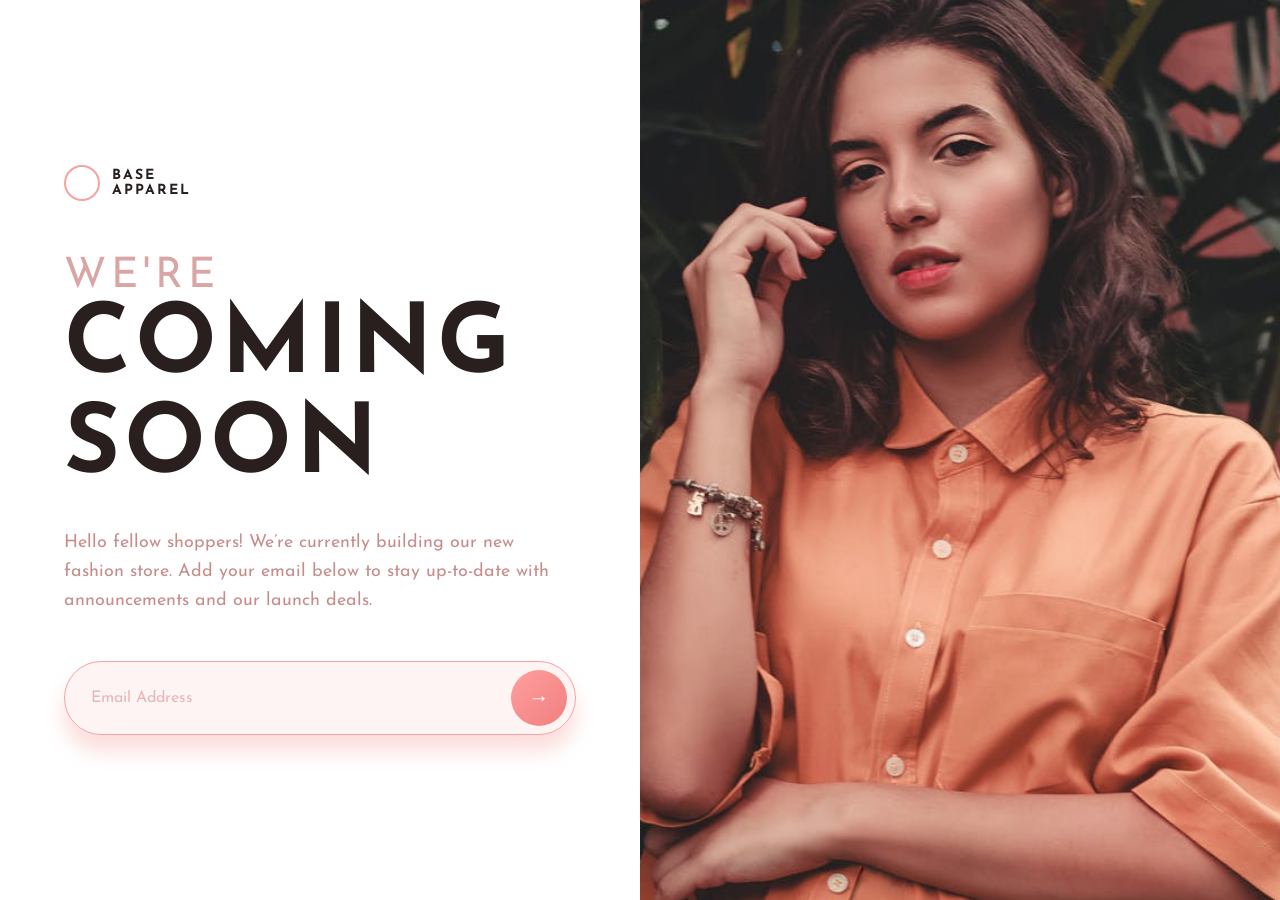
<file: base-apparel/index.html>
<!DOCTYPE html>
<html lang="en">
<head>
    <meta charset="UTF-8">
    <meta name="viewport" content="width=device-width, initial-scale=1.0">
    <title>Base Apparel</title>
    <link rel="stylesheet" href="styles.css">
    <link rel="preconnect" href="https://fonts.googleapis.com">
    <link rel="preconnect" href="https://fonts.gstatic.com" crossorigin>
    <link href="https://fonts.googleapis.com/css2?family=Josefin+Sans:ital,wght@0,100..700;1,100..700&display=swap" rel="stylesheet">
</head>
<body>
    <div class="container">

        <section class="panel left-panel">
        
            <header class="brand">
                <span class="icon"></span>
                <div class="brand-name">BASE <br> APPAREL</div>
            </header>
        
            <div class="hero-text">
                <span class="small-title">WE'RE</span>
                <h1>COMING<br>SOON</h1>
            </div>
        
            <p class="description">Hello fellow shoppers! We’re currently building our new fashion store. Add your email below to stay up-to-date with announcements and our launch deals.</p>
        
            <form class="email-form" action="#" method="POST" novalidate>
                <input type="email" name="email" placeholder="Email Address" required>
                <button type="submit" aria-label="Submit email">→</button>
            </form>
        
        </section>

        <section class="panel right-panel">
            <img src="Bitmap.png" alt="Model wearing outfit">
        </section>
    </div>
</body>
</html>
</file>
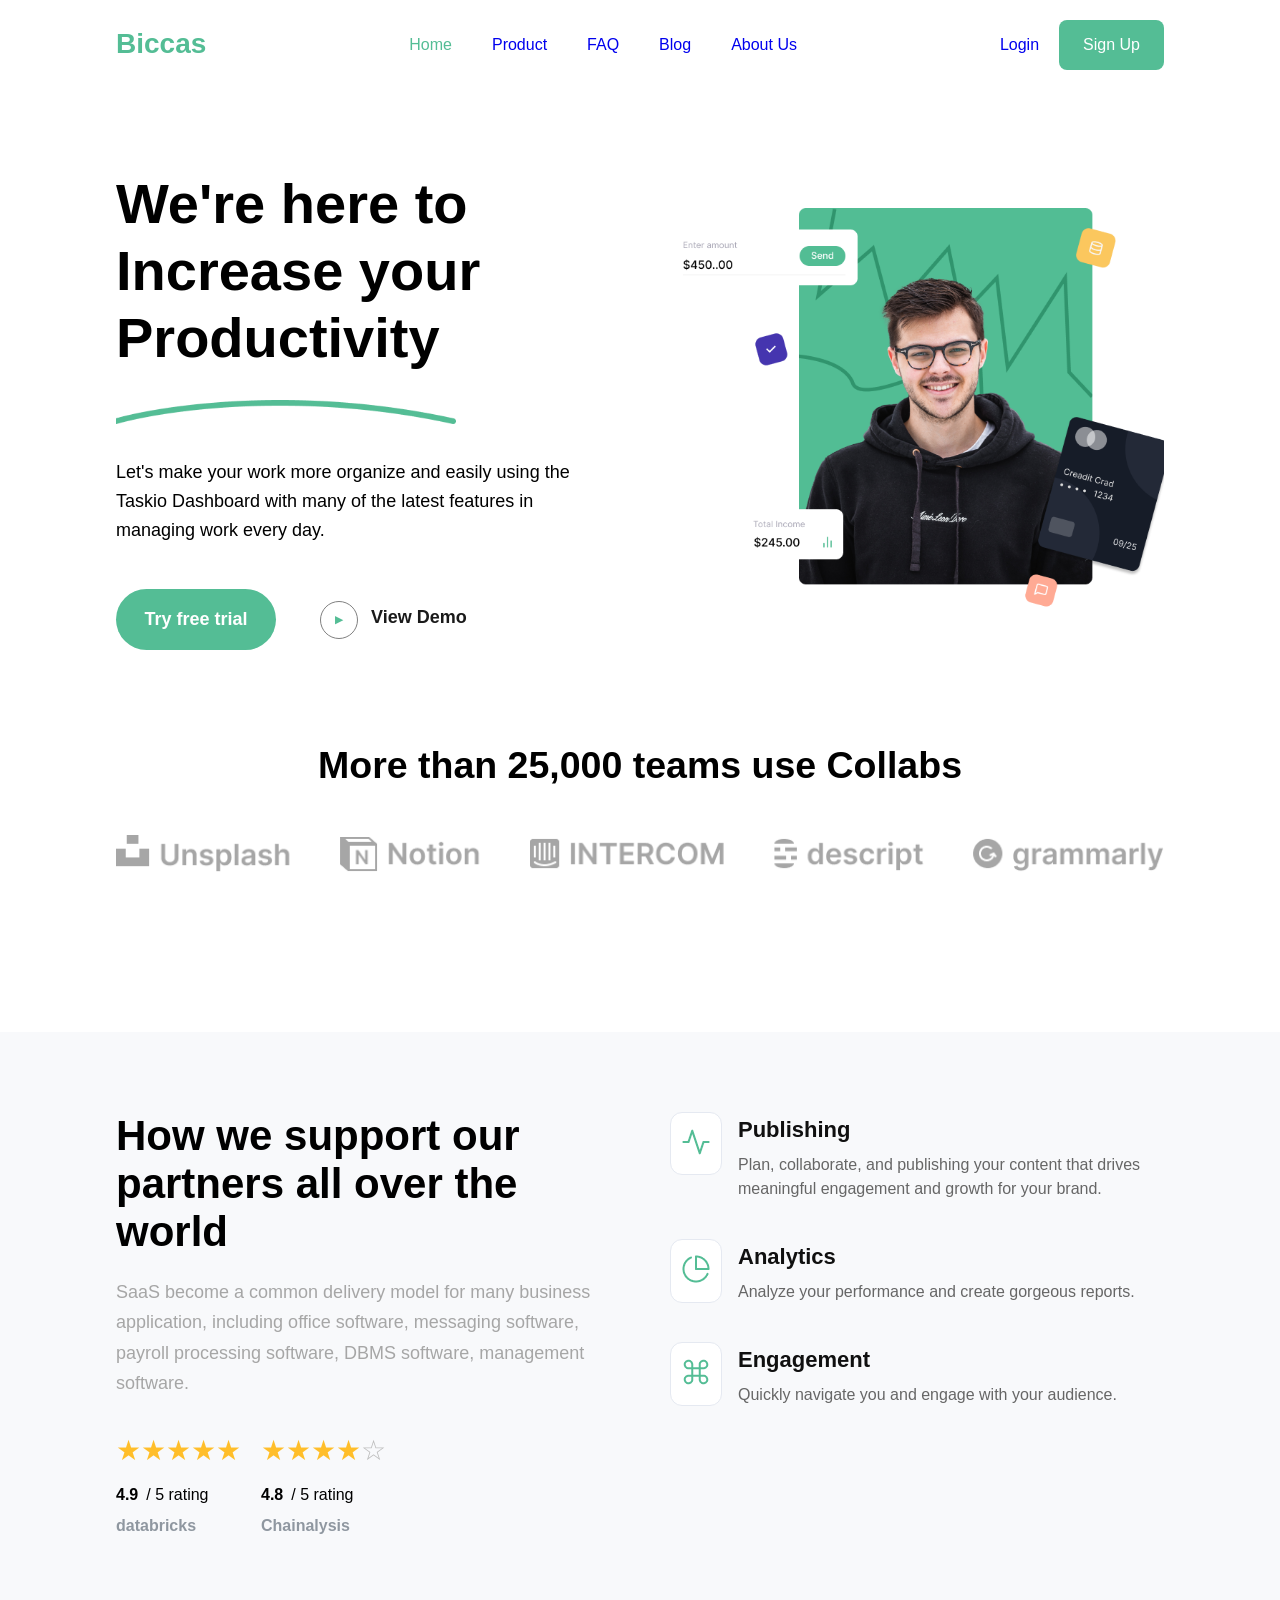
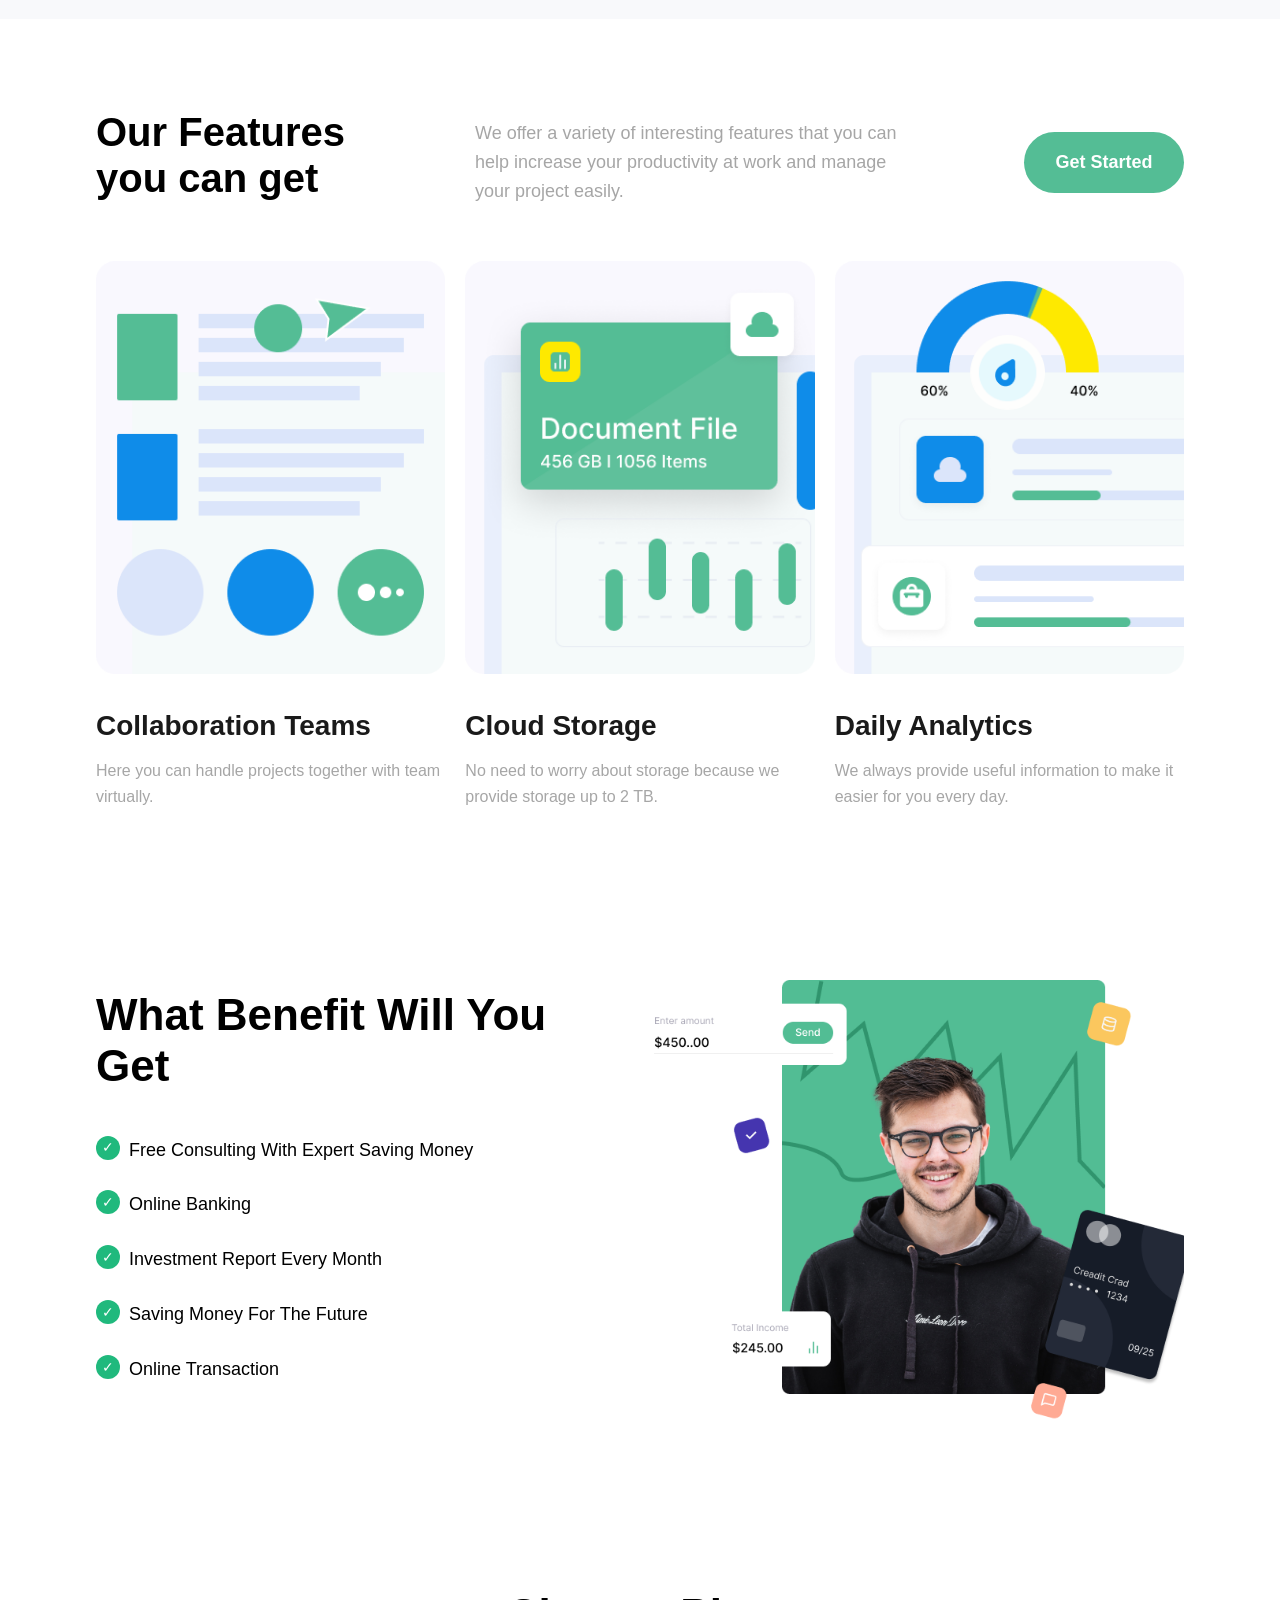
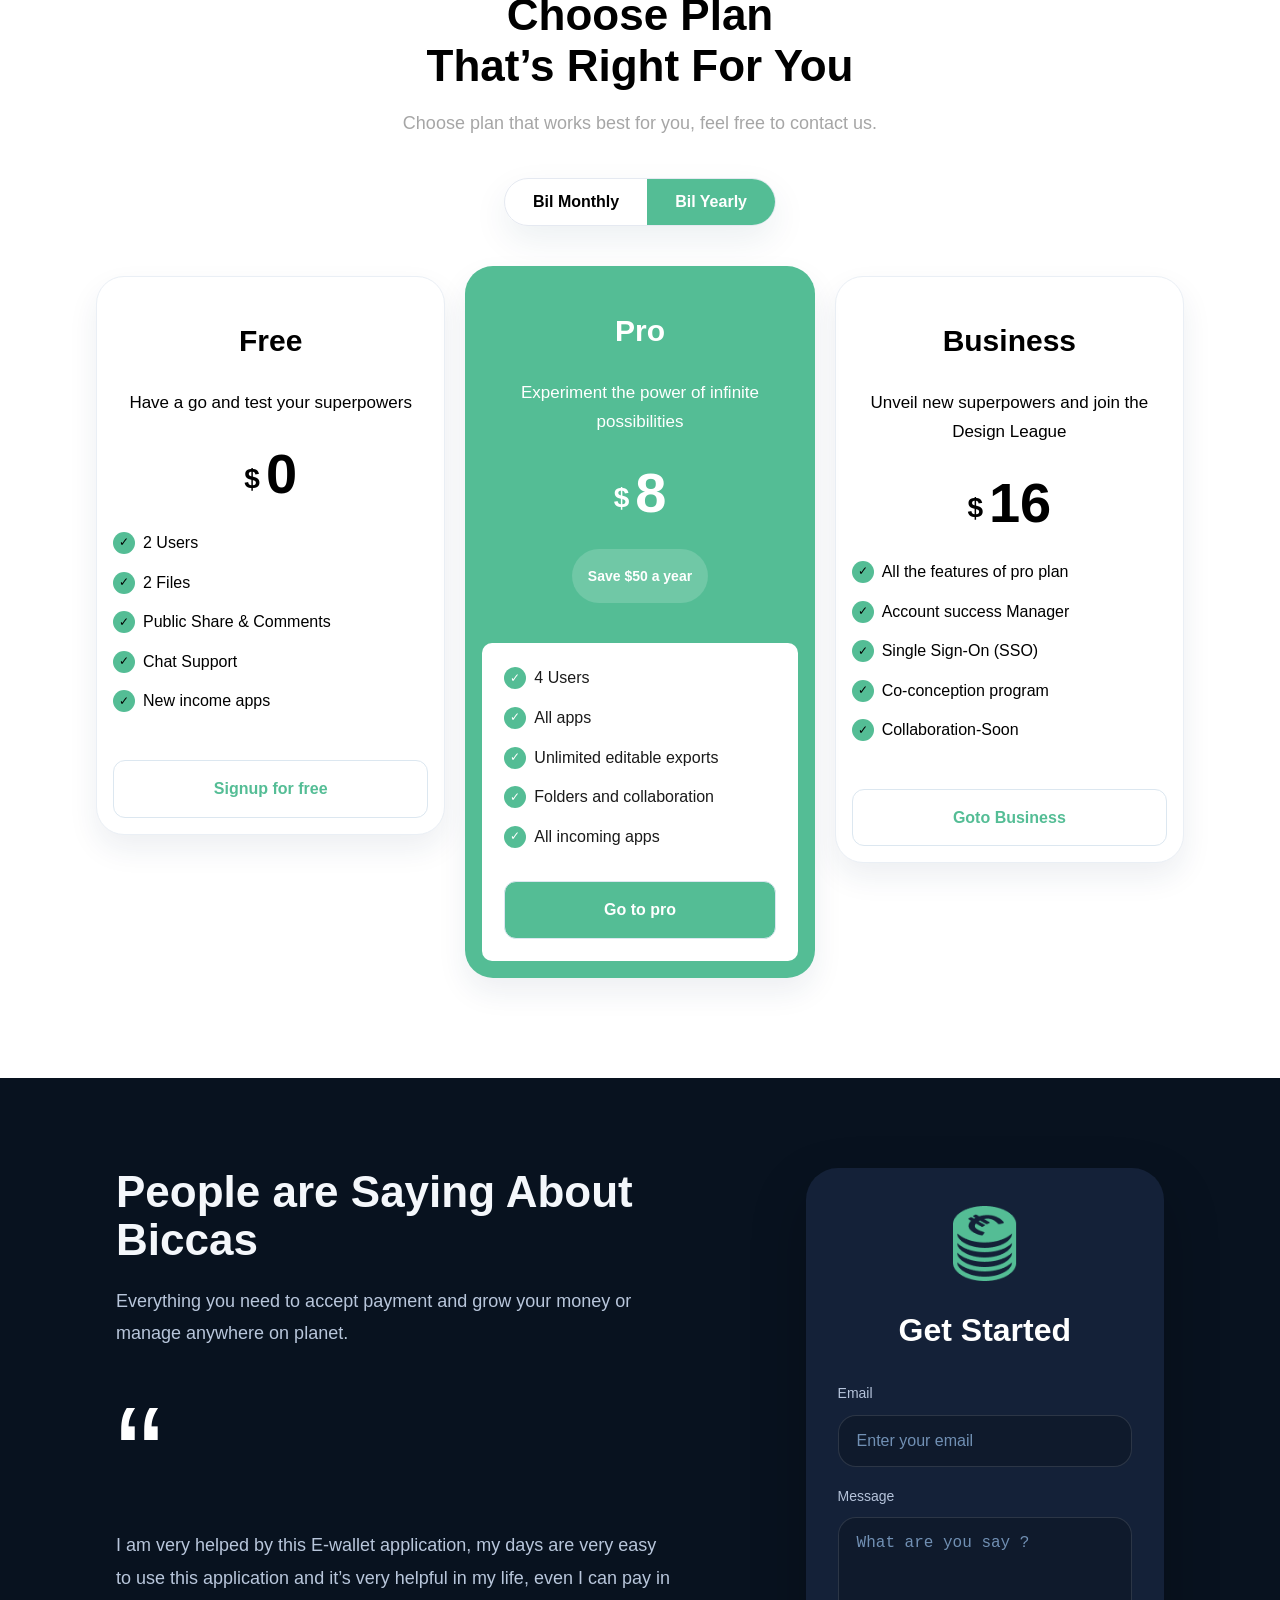
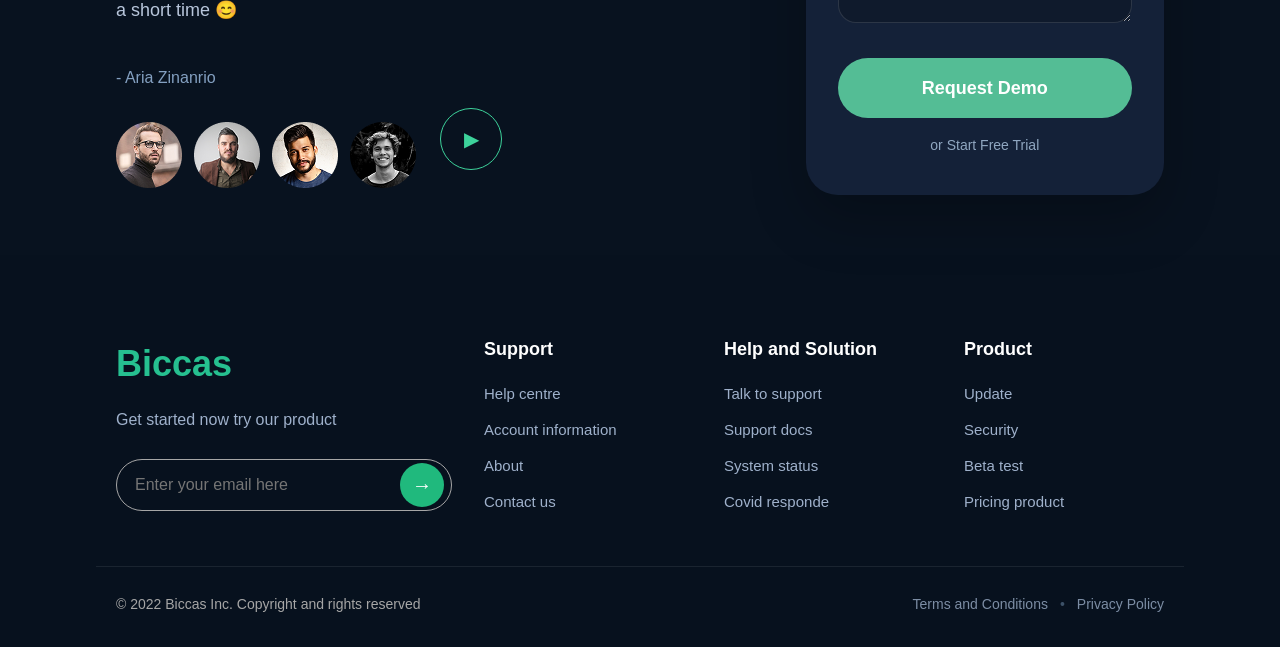
<file: beccas/index.html>
<!DOCTYPE html>
<html lang="en">
<head>
    <meta charset="UTF-8">
    <meta name="viewport" content="width=device-width, initial-scale=1.0">
    <title>Biccas - Increase your Productivity</title>
    <link rel="stylesheet" href="styles.css">
    <link rel="icon" type="image/x-icon" href="images/favicon.png">
</head>
<body>
    <div class="container">
        <header class="header">
                <div class="nav-container">
                    <div class="logo">
                        <span class="logo-text">Biccas</span>
                    </div>
                    <nav class="nav-menu">
                        <a href="#" class="nav-link active">Home</a>
                        <a href="#" class="nav-link">Product</a>
                        <a href="#" class="nav-link">FAQ</a>
                        <a href="#" class="nav-link">Blog</a>
                        <a href="#" class="nav-link">About Us</a>
                    </nav>
                    <div class="nav-actions">
                        <a href="#" class="btn-login">Login</a>
                        <a href="#" class="btn-signup">Sign Up</a>
                    </div>
                </div>
        </header>

        <section class="hero">
                <div class="hero-content">
                    <div class="hero-left">
                        <h1>
                            We're here to Increase your Productivity
                            <img src="images/line.png" alt="Curved line" class="curved-line">
                        </h1>
                        <p>Let's make your work more organize and easily using the Taskio Dashboard with many of the latest features in managing work every day.</p>
                        
                        <div class="hero-actions">
                            <a href="#" class="btn-primary">Try free trial</a>
                            <a href="#" class="btn-secondary">
                                <span class="play-icon">▶</span>
                                View Demo
                            </a>
                        </div>
                    </div>
                    <div class="hero-right">
                        <div class="hero-illustration">
                            <img src="images/card.png" alt="Dashboard illustration" class="main-illustration">
                        </div>
                    </div>
                </div>

                <div class="collabs">
                    <h2>More than 25,000 teams use Collabs</h2>
                    <img src="images/Logos.png" alt="Unsplash">
                </div>
        </section>
    </div>

    <section class="support">

        <div class="container">
             
            <div class="support-content">
                <div class="support-left">
                    <h2>How we support our partners all over the world</h2>
                    <p>SaaS become a common delivery model for many business application, including office software, messaging software, payroll processing software, DBMS software, management software.</p>

                    <div class="support-ratings">
                        <div>
                            <div class="rating-stars">★★★★★</div>
                            <div class="rating-info">
                                <span class="rating-score">4.9</span> / 5 rating
                            </div>
                            <div class="rating-company">databricks</div>
                        </div>

                        <div>
                            <div class="rating-stars">★★★★<span>☆</span></div>
                            <div class="rating-info">
                                <span class="rating-score">4.8</span>
                                <span class="rating-text">/ 5 rating</span>
                            </div>
                            <div class="rating-company">Chainalysis</div>
                        </div>
                    </div>
                </div>
                <div class="support-right">
                    <div class="feature-item">
                        <div>
                            <img src="images/publishing.png" alt="Publishing icon" class="feature-icon">
                        </div>

                        <div>
                            <h3>Publishing</h3>
                            <p>Plan, collaborate, and publishing your content that drives meaningful engagement and growth for your brand.</p>    
                        </div>
                    </div>

                    <div  class="feature-item">
                        <div>
                            <img src="images/analytics.png" alt="Analytics icon" class="feature-icon">
                        </div>
                        <div>
                            <h3>Analytics</h3>
                            <p>Analyze your performance and create gorgeous reports.</p>
                        </div>
                    </div>
                    
                    <div class="feature-item">
                        <div>
                            <img src="images/engagement.png" alt="Engagement icon" class="feature-icon">
                        </div>
                        <div>
                            <h3>Engagement</h3>
                            <p>Quickly navigate you and engage with your audience.</p>
                        </div>
                    </div>
                </div>
            </div>

        </div>
    </section>

    <section class="features container">
        <div class="features-header">
            <h2>Our Features you can get</h2>
            <p>We offer a variety of interesting features that you can help increase your productivity at work and manage your project easily.</p>
            <a href="#" class="btn-primary">Get Started</a>
        </div>

        <div class="features-grid">
            <div>
                <img src="images/collaboration-teams.png" alt="Collaboration Teams" />
                <h3>Collaboration Teams</h3>
                <p>Here you can handle projects together with team virtually.</p>
            </div>

            <div>
                <img src="images/cloud-storage.png" alt="Cloud Storage" />
                <h3>Cloud Storage</h3>
                <p>No need to worry about storage because we provide storage up to 2 TB.</p>
            </div>

            <div>
                <img src="images/daily-analytics.png" alt="Daily Analytics" />
                <h3>Daily Analytics</h3>
                <p>We always provide useful information to make it easier for you every day.</p>
            </div>
        </div>
    </section>

    <section class="benefits container">
        <div class="benefits-left">
            <h2>What Benefit Will You Get</h2>

            <ul>
                <li>Free Consulting With Expert Saving Money</li>
                <li>Online Banking</li>
                <li>Investment Report Every Month</li>
                <li>Saving Money For The Future</li>
                <li>Online Transaction</li>
            </ul>
        </div>
        
        <img src="images/card.png" alt="Benefit image card">
        
        <!-- <div class="benefits-right">
            <div class="benefits-image-wrap">
                <div class="chip chip-profile">
                    <span class="chip-avatar"></span>
                    <div>
                        <strong>Amanda Young</strong>
                        <small>Expert Saving Money</small>
                    </div>
                </div>
                <div class="chip chip-income">
                    <div>
                        <small>Total Income</small>
                        <strong>$245.00</strong>
                    </div>
                </div>
                <div class="chip chip-status">
                    <span>✓</span> Money Transfer Successfull
                </div>
            </div>
        </div> -->
    </section>

    <section class="pricing container">
        <div class="pricing-head">
            <h2>Choose Plan <br> That’s Right For You</h2>
            <p>Choose plan that works best for you, feel free to contact us.</p>
        </div>

        <div class="pricing-toggle">
            <button class="toggle-btn" type="button">Bil Monthly</button>
            <button class="toggle-btn active" type="button">Bil Yearly</button>
        </div>

        <div class="pricing-grid">
            <article class="plan-card">
                <div>
                    <div class="plan-type">Free</div>
                    <p>Have a go and test your superpowers</p>

                    <div class="plan-price">
                        <span class="currency">$</span>
                        <span class="amount">0</span>
                    </div>
                </div>
                
                <ul class="plan-list">
                    <li>2 Users</li>
                    <li>2 Files</li>
                    <li>Public Share & Comments</li>
                    <li>Chat Support</li>
                    <li>New income apps</li>
                </ul>
                <a href="#" class="btn-plan">Signup for free</a>
            </article>

            <article class="plan-card featured">
                <div class="plan-type">Pro</div>
                <p>Experiment the power of infinite possibilities</p>

                <div class="plan-price">
                    <span class="currency">$</span>
                    <span class="amount">8</span>
                </div>

                <span class="plan-badge">Save $50 a year</span>

                <div class="plan-details">
                    <ul class="plan-list">
                        <li>4 Users</li>
                        <li>All apps</li>
                        <li>Unlimited editable exports</li>
                        <li>Folders and collaboration</li>
                        <li>All incoming apps</li>
                    </ul>
                    
                    <a href="#" class="btn-plan">Go to pro</a>
                </div>
                
            </article>

            <article class="plan-card">
                <div class="plan-type">Business</div>
                <p>Unveil new superpowers and join the Design League</p>
                <div class="plan-price">
                    <span class="currency">$</span>
                    <span class="amount">16</span>
                </div>
                <ul class="plan-list">
                    <li>All the features of pro plan</li>
                    <li>Account success Manager</li>
                    <li>Single Sign-On (SSO)</li>
                    <li>Co-conception program</li>
                    <li>Collaboration-Soon</li>
                </ul>
                <a href="#" class="btn-plan">Goto Business</a>
            </article>
        </div>
    </section>

    <section class="testimonial">
        <div class="container testimonial-wrap">
            <div class="testimonial-copy">
                <h2>People are Saying About Biccas</h2>
                
                <p>Everything you need to accept payment and grow your money or manage anywhere on planet.</p>
                <div class="quote-icon">“</div>
                <p>I am very helped by this E-wallet application, my days are very easy to use this application and it’s very helpful in my life, even I can pay in a short time 😊</p>
                
                <span class="testimonial-author">- Aria Zinanrio</span>
                <div class="testimonial-meta">
                    <div class="avatar-list">
                        <img src="images/profile-1.png" alt="Profile Image">
                        <img src="images/profile-2.png" alt="Profile Image">
                        <img src="images/profile-3.png" alt="Profile Image">
                        <img src="images/profile-4.png" alt="Profile image">
                    </div>
                    <button class="play-circle" type="button">▶</button>
                </div>
            </div>

            <aside class="get-started-card">
                <img src="images/coins.png" alt="Coins" class="get-started-icon">
                <h3>Get Started</h3>
                <label class="form-label">
                    Email
                    <input type="email" placeholder="Enter your email">
                </label>
                <label class="form-label">
                    Message
                    <textarea rows="4" placeholder="What are you say ?"></textarea>
                </label>
                <a href="#" class="btn-primary btn-full">Request Demo</a>
                <p class="small-text">or Start Free Trial</p>
            </aside>
        </div>
    </section>

    <footer class="site-footer">
        <div class="container footer-grid">
            <div class="footer-brand">
                <span class="footer-logo">Biccas</span>
                <p>Get started now try our product</p>
                <form class="footer-subscribe">
                    <input type="email" placeholder="Enter your email here">
                    <button type="submit">→</button>
                </form>
            </div>
            
            <div class="footer-links">
                <div>
                    <h4>Support</h4>
                    <a href="#">Help centre</a>
                    <a href="#">Account information</a>
                    <a href="#">About</a>
                    <a href="#">Contact us</a>
                </div>
                <div>
                    <h4>Help and Solution</h4>
                    <a href="#">Talk to support</a>
                    <a href="#">Support docs</a>
                    <a href="#">System status</a>
                    <a href="#">Covid responde</a>
                </div>
                <div>
                    <h4>Product</h4>
                    <a href="#">Update</a>
                    <a href="#">Security</a>
                    <a href="#">Beta test</a>
                    <a href="#">Pricing product</a>
                </div>
            </div>
        </div>
        <div class="footer-bottom container">
            <p>© 2022 Biccas Inc. Copyright and rights reserved</p>
            <div class="footer-policy">
                <a href="#">Terms and Conditions</a>
                <span>•</span>
                <a href="#">Privacy Policy</a>
            </div>
        </div>
    </footer>

</body>
</html>
</file>
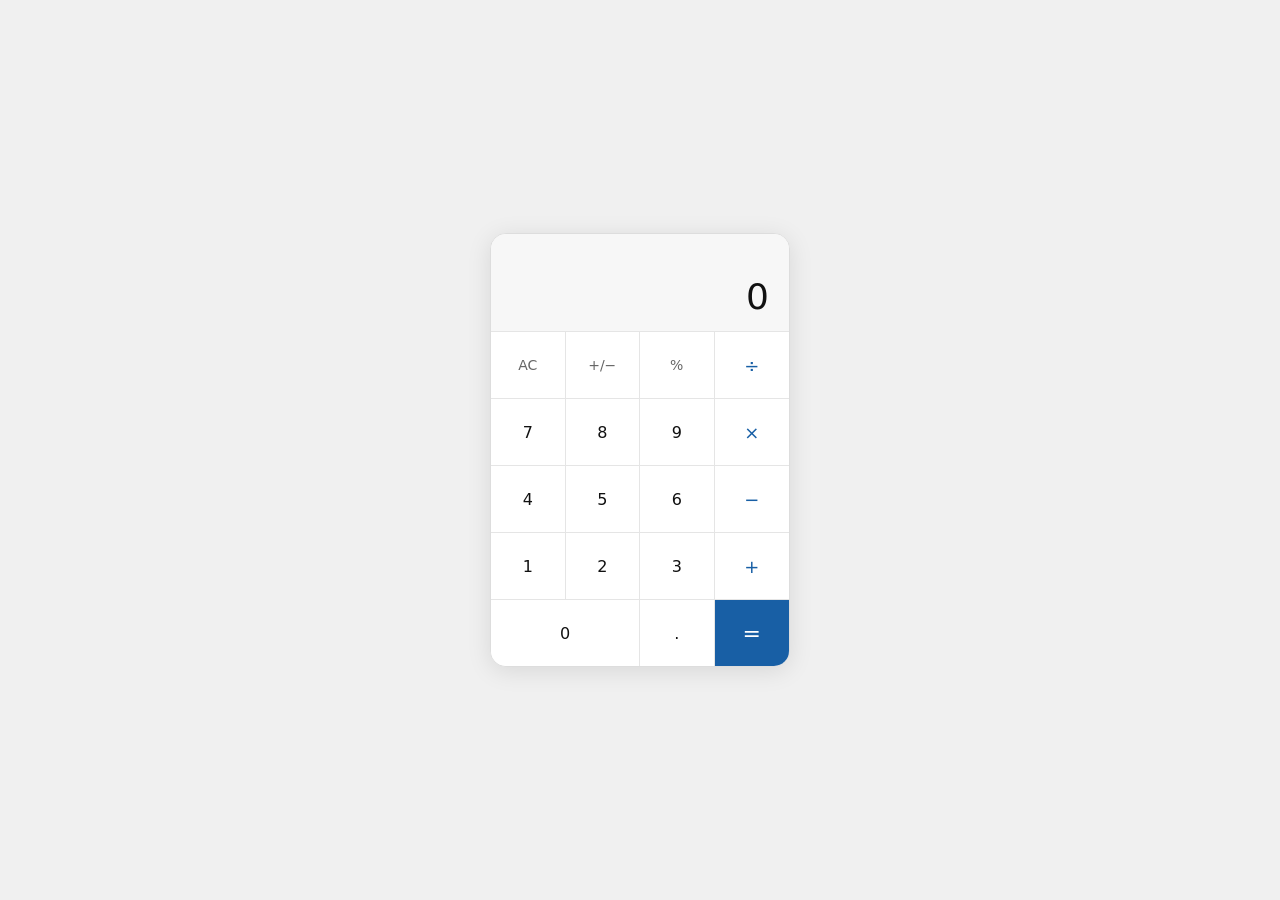
<file: calculator/index.html>
<!DOCTYPE html>
<html lang="en">
<head>
  <meta charset="UTF-8" />
  <meta name="viewport" content="width=device-width, initial-scale=1.0" />
  <title>Calculator</title>
  <link rel="stylesheet" href="calculator.css" />
</head>
<body>

<div class="calc">
  <div class="display">
    <div class="display-expr" id="expr"></div>
    <div class="display-val" id="val">0</div>
  </div>
  <div class="btns" id="btns">
    <button class="btn fn" data-action="clear">AC</button>
    <button class="btn fn" data-action="sign">+/−</button>
    <button class="btn fn" data-action="percent">%</button>
    <button class="btn op" data-action="op" data-op="÷">÷</button>

    <button class="btn" data-action="digit" data-d="7">7</button>
    <button class="btn" data-action="digit" data-d="8">8</button>
    <button class="btn" data-action="digit" data-d="9">9</button>
    <button class="btn op" data-action="op" data-op="×">×</button>

    <button class="btn" data-action="digit" data-d="4">4</button>
    <button class="btn" data-action="digit" data-d="5">5</button>
    <button class="btn" data-action="digit" data-d="6">6</button>
    <button class="btn op" data-action="op" data-op="−">−</button>

    <button class="btn" data-action="digit" data-d="1">1</button>
    <button class="btn" data-action="digit" data-d="2">2</button>
    <button class="btn" data-action="digit" data-d="3">3</button>
    <button class="btn op" data-action="op" data-op="+">+</button>

    <button class="btn zero last-row" data-action="digit" data-d="0">0</button>
    <button class="btn last-row" data-action="dot">.</button>
    <button class="btn eq last-row" data-action="equals">=</button>
  </div>
</div>

<script src="calculator.js"></script>
</body>
</html>
</file>
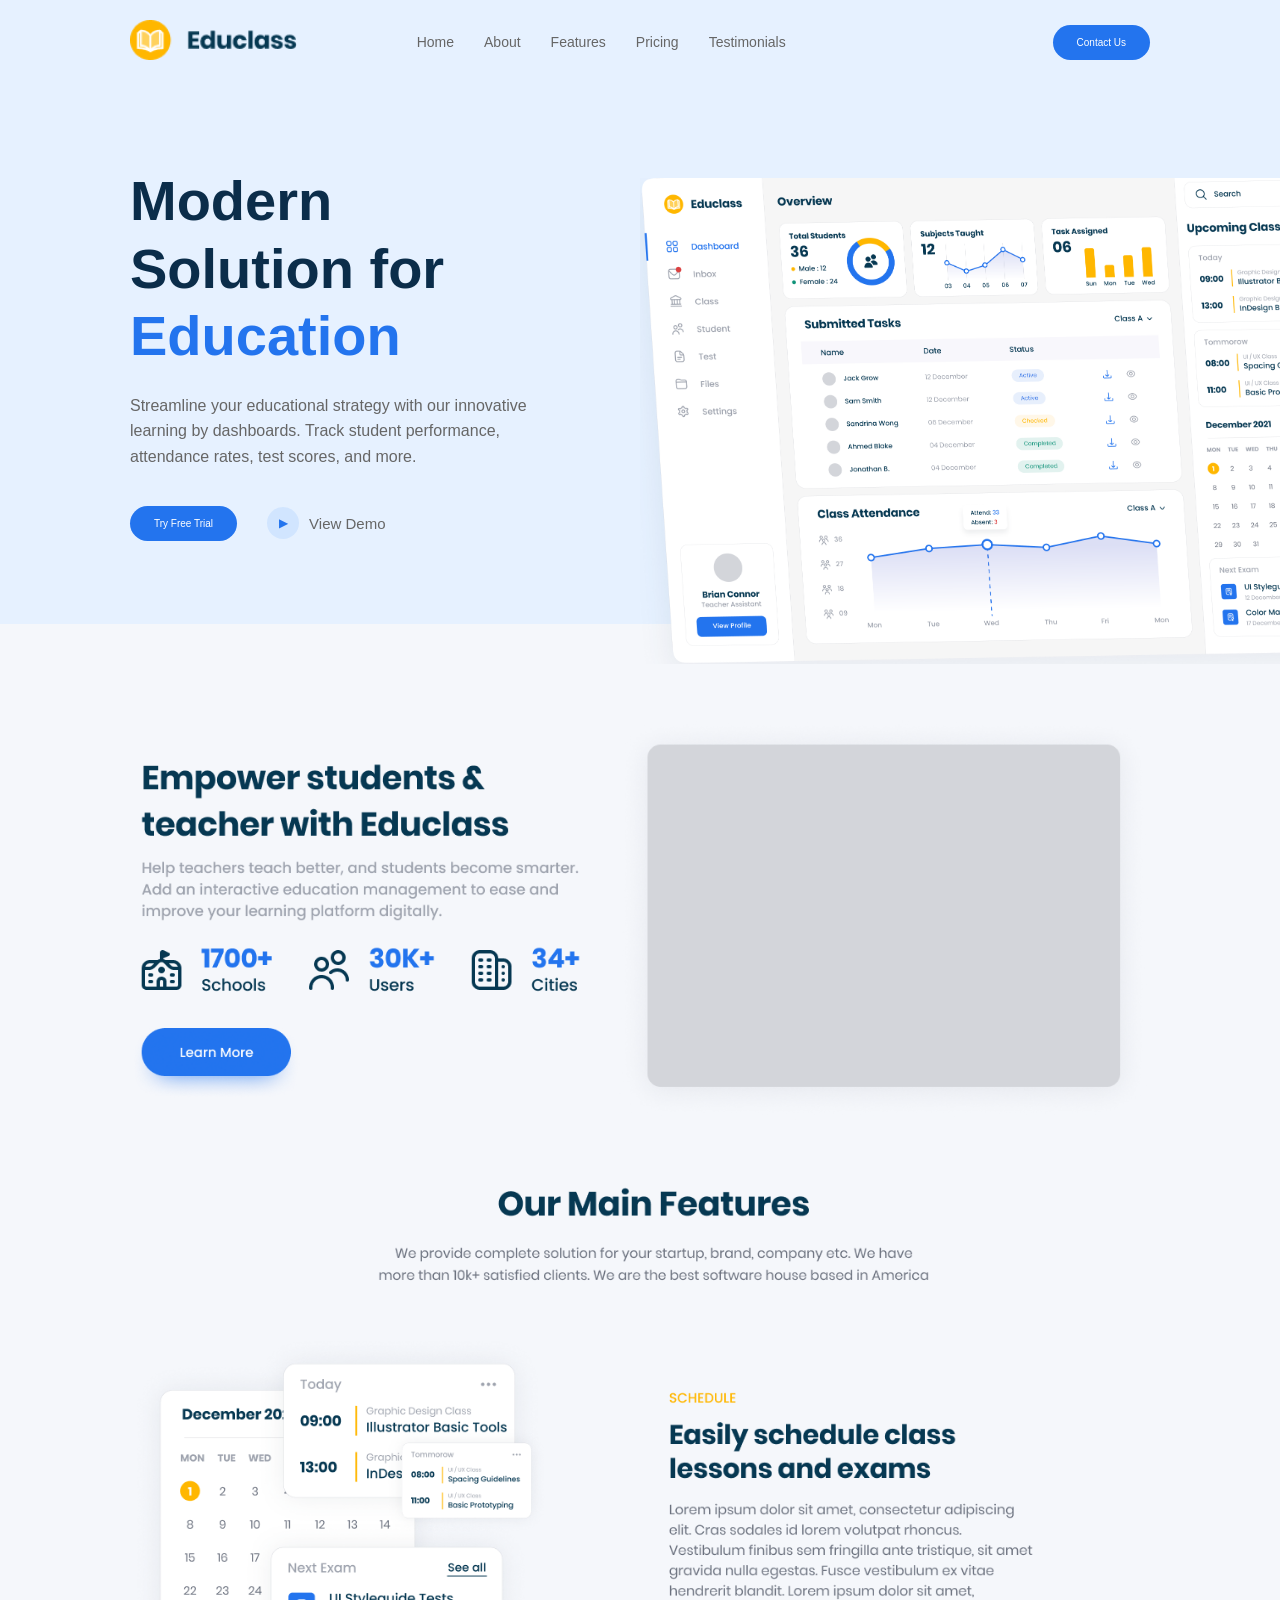
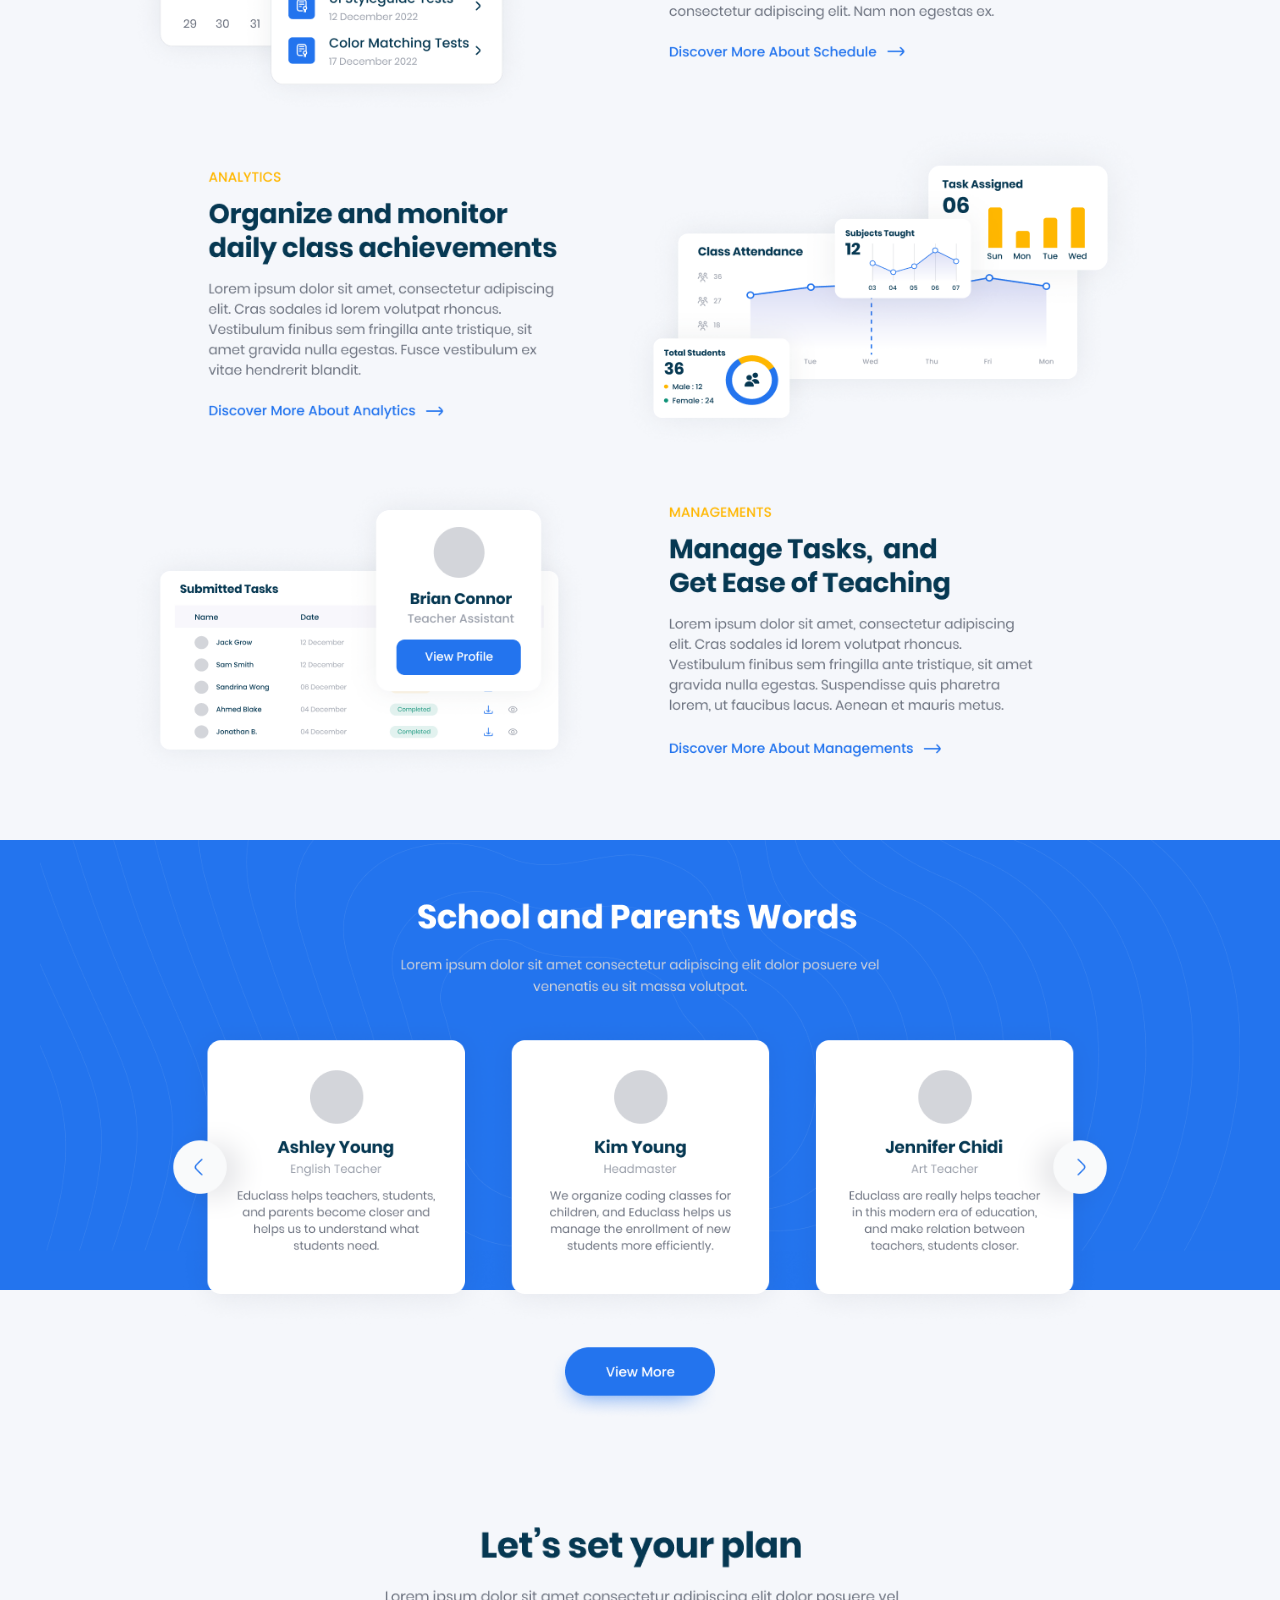
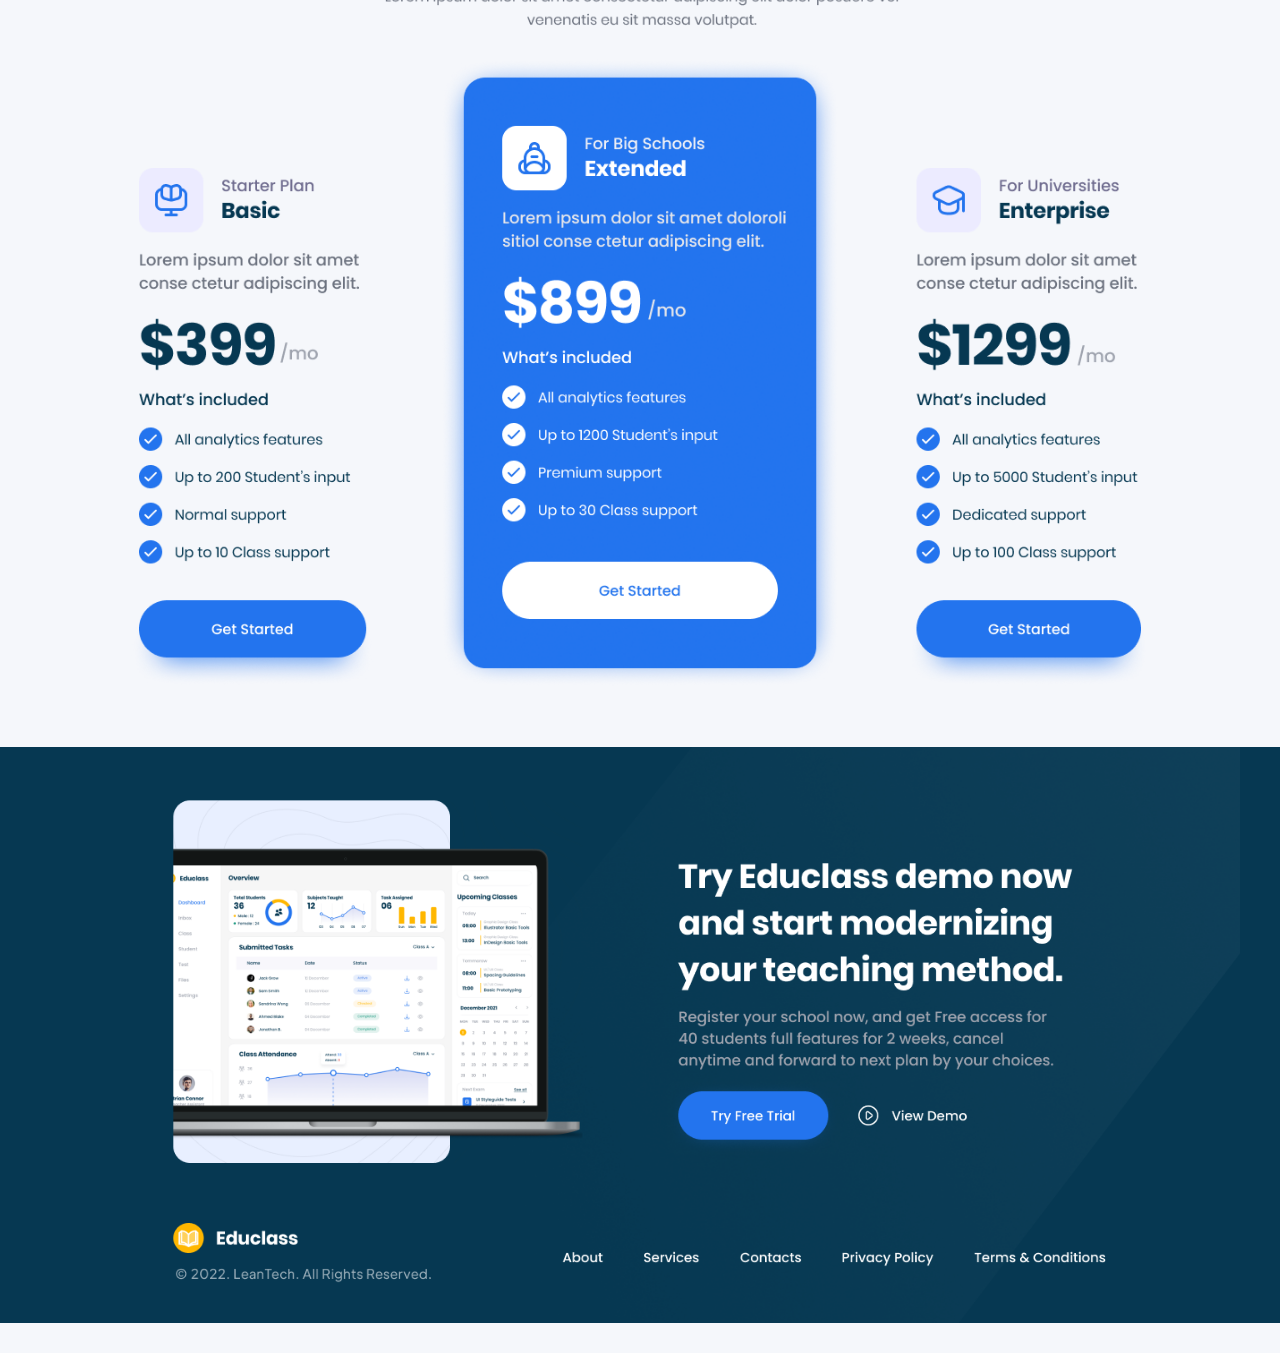
<file: educlass/index.html>
<!DOCTYPE html>
<html lang="en">
<head>
    <meta charset="UTF-8">
    <meta name="viewport" content="width=device-width, initial-scale=1.0">
    <link rel="stylesheet" href="styles.css">
    <title>Educlass</title>
    <link rel="icon" href="images/icon.png">
</head>
<body>
    <header class="header">
        <div class="container">
            <div class="logo">
                <img src="images/Logo.png" alt="Educlass Logo">
            </div>
            <nav>
                <a href="#home">Home</a>
                <a href="#about">About</a>
                <a href="#features">Features</a>
                <a href="#pricing">Pricing</a>
                <a href="#testimonials">Testimonials</a>
            </nav>
            <button>Contact Us</button>
        </div>
    </header>

    <main>
        <div class="container">
            <div class="hero-content">
                <h1>Modern<br>Solution for<br><span class="highlight">Education</span></h1>
                <p>Streamline your educational strategy with our innovative learning by dashboards. Track student performance, attendance rates, test scores, and more.</p>
                <div class="cta-buttons">
                    <button>Try Free Trial</button>
                    <a href="#" class="btn-demo">
                        <span class="demo-icon">▶</span>
                        View Demo
                    </a>
                </div>
            </div>
            
        </div>
        
        <img src="images/Dashboard.png" alt="Educlass Dashboard">
    </main>

    <section class="container">
        <img src="images/about.png" alt="About Educlass">
    </section>

    <section class="container">
        <img src="images/Features.png" alt="Features">
    </section>

    <section class="testimonials">
        <div>
            <img src="images/Testimonial.png" alt="Testimonial">
        </div>
    </section>

    <section class="container">
        <img src="images/Pricing.png" alt="Pricing">
    </section>

    <section class="footer">
        <div>
            <img src="images/Footer.png" alt="Footer">
        </div>
    </section>
</body>
</html>
</file>
<file: base-apparel/styles.css>
* {
    box-sizing: border-box;
    margin: 0;
    padding: 0;
    font-family: "Josefin Sans", sans-serif;
}

html, body {
    height: 100%;
}

body {
    background: #fff;
    color: #292523;
}

.container {
    display: flex;
    height: 100vh;
    min-height: 650px;
    overflow: hidden;
}

.panel {
    width: 50%;
}

.left-panel {
    padding: 64px;
    background: #fff;
    display: flex;
    flex-direction: column;
    justify-content: center;
    gap: 30px;
}

.brand {
    display: inline-flex;
    align-items: center;
    gap: 12px;
    margin-bottom: 24px;
}

.icon {
    width: 36px;
    height: 36px;
    border: 2px solid #f7a29f;
    border-radius: 50%;
}

.brand-name {
    font-size: 14px;
    font-weight: 700;
    letter-spacing: 0.14em;
    text-transform: uppercase;
    color: #2a1f1f;
}

.hero-text .small-title {
    font-size: 42px;
    color: #d9a5a5;
    letter-spacing: 5px;
    display: block;
}

.hero-text h1 {
    font-size: 96px;
    font-weight: 900;
    letter-spacing: 0.04em;
    line-height: 1.05;
    color: #2a1f1f;
}

.description {
    max-width: 520px;
    color: #c78d8d;
    line-height: 1.6;
    font-size: 1.12rem;
}

.email-form {
    margin-top: 16px;
    max-width: 520px;
    display: flex;
    align-items: center;
    background: rgba(247, 165, 159, 0.12);
    border: 1px solid #f7a29f;
    border-radius: 999px;
    padding: 8px;
    box-shadow: 0 16px 20px rgba(247, 149, 145, 0.32);
}

.email-form input {
    flex: 1;
    border: none;
    background: transparent;
    padding: 16px 18px;
    font-size: 1rem;
    color: #4c3a39;
    outline: none;
}

.email-form input::placeholder {
    color: #e7b7b7;
}

.email-form button {
    border: none;
    border-radius: 50%;
    background: linear-gradient(135deg, #ff9f9f, #f17f7f);
    color: #fff;
    width: 56px;
    height: 56px;
    font-size: 1.3rem;
    cursor: pointer;
    transition: transform .2s ease, box-shadow .2s ease;
}

.email-form button:hover {
    transform: scale(1.05);
    box-shadow: 0 10px 20px rgba(255, 128, 128, 0.35);
}

.right-panel {
    position: relative;
    overflow: hidden;
}

.right-panel img {
    width: 100%;
    height: 100%;
    object-fit: cover;
    display: block;
}

@media (max-width: 1000px) {
    .container {
        height: auto;
    }

    .panel {
        width: 100%;
    }

    .left-panel {
        padding: 40px;
    }

    .hero-text h1 {
        font-size: 60px;
    }
}
</file>
<file: beccas/styles.css>
:root {
  --green: #54BD95;
}

* {
    margin: 0;
    padding: 0;
    box-sizing: border-box;
}

body {
    font-family: -apple-system, BlinkMacSystemFont, 'Segoe UI', Roboto, Oxygen, Ubuntu, Cantarell, sans-serif;
    line-height: 1.6;
    background-color: #ffffff;
}

.container {
    max-width: 85%;
    margin: 0 auto;
    padding: 0 20px;
}

p { color: #A6A6A6}

/* Header Styles */
.header {
    padding: 20px 0;
}

.nav-container {
    display: flex;
    justify-content: space-between;
    align-items: center;
}

.logo-text {
    font-size: 28px;
    font-weight: 700;
    color: var(--green);
}

.nav-menu {
    display: flex;
    gap: 40px;
}

.nav-link {
    text-decoration: none;
    font-size: 16px;
    font-weight: 500;
    transition: color 0.3s ease;
}

.nav-link:hover,
.nav-link.active {
    color: var(--green);
}

.nav-actions {
    display: flex;
    align-items: center;
    gap: 20px;
}

.btn-login {
    text-decoration: none;
    
    font-size: 16px;
    font-weight: 500;
    transition: color 0.3s ease;
}

.btn-login:hover {
    color: #1a1a1a;
}

.btn-signup {
    display: inline-block;
    padding: 12px 24px;
    background: var(--green);
    color: #ffffff;
    text-decoration: none;
    border-radius: 8px;
    font-size: 16px;
    font-weight: 500;
    transition: background-color 0.3s ease;
}

.btn-signup:hover {
    background: #00a006;
}

.hero {
    padding: 80px 0;
}

.hero p {
    color: black;
    font-weight: 500;
}

.hero-content {
    display: flex;
    align-items: center;
    gap: 60px;
}

.hero-left {
    flex: 1;
    max-width: 540px;
}

.hero-left h1 {
    font-size: 56px;
    font-weight: 700;
    line-height: 1.2;
    margin-bottom: 20px;
}

.hero-left h1 img {
    width: 340px;
}

.hero-left p {
    font-size: 18px;
    line-height: 1.6;
    
    margin-bottom: 40px;
}

.hero-actions {
    display: flex;
    gap: 20px;
    align-items: center;
}

.btn-primary {
    display: inline-block;
    padding: 16px;
    background: var(--green);
    color: #ffffff;
    width: 160px;
    text-decoration: none;
    border-radius: 50px;
    font-size: 18px;
    font-weight: 600;
    transition: background-color 0.3s ease;
    text-align: center;
}

.btn-primary:hover {
    background: green;
}

.btn-secondary {
    /* display: inline-flex; */
    align-items: center;
    gap: 8px;
    padding: 16px 24px;
    background: transparent;
    color: #1a1a1a;
    text-decoration: none;
    border-radius: 8px;
    font-size: 18px;
    border-radius: 50px;
    font-weight: 600;
    transition: all 0.3s ease;
}

.btn-secondary:hover {
    border-color: #1a1a1a;
    background: #f8f8f8;
}

.play-icon {
    display: inline-block;
    font-size: 10px;
    color: var(--green);
    border: 0.8px solid grey;
    border-radius: 50%;
    padding: 10px;
    text-align: center;
    margin-right: 8px;
    width: 38px;
}

.hero-right {
    flex: 1;
    display: flex;
    justify-content: center;
}

.hero-illustration {
    position: relative;
    max-width: 100%;
}

.main-illustration {
    max-width: 100%;
    height: auto;
}

.collabs {
    margin: 80px 0;
    text-align: center;
    font-size: 25px;;
}

.collabs img {
    display: flex;
    align-items: center;
    width: 100%;
    margin-top: 2.5rem;
}

.support {
    padding: 80px 0;
    background: #f8f9fb;
}

.support-content {
    display: flex;
    gap: 60px;
    align-items: flex-start;
}

.support-left {
    flex: 1;
    max-width: 800px;
    min-width: 440px;
}

.support-left h2 {
    font-size: 42px;
    font-weight: 700;
    line-height: 1.15;
    margin-bottom: 20px;
}

.support-left p {
    font-size: 18px;
    
    line-height: 1.7;
    margin-bottom: 30px;
}

.support-ratings {
    display: flex;
    gap: 20px;
}

.rating-stars {
    margin-bottom: 8px;
    font-size: 28px;
    color: #ffbe2a;
}

.rating-stars span {
    color: #bbb;
    border-color: #bbb;
}

.rating-info {
    display: flex;
    gap: 8px;
    align-items: baseline;
    margin-bottom: 6px;
}

.rating-score {
    font-weight: 700;
}

.rating-company {
    font-size: 16px;
    font-weight: 700;
    color: #8f97a0;
}

.support-right {
    flex: 1;
}

.support-right > div {
    display: flex;
    gap: 16px;
    align-items: flex-start;
    margin-bottom: 38px;
}

.feature-item div:first-child {
    background: #ffffff;
    border: 1px solid #e5e9f1;
    border-radius: 12px;
    padding: 10px;
}

.feature-icon {
    width: 30px;
    object-fit: contain;
    margin-top: 4px;
}


.features {
    padding: 90px 0;
}

.features-header {
    display: flex;
    align-items: center;
    justify-content: space-between;
    margin-bottom: 45px;
    gap: 30px;
}

.features-header h2 {
    font-size: 40px;
    font-weight: 700;
    line-height: 1.15;
    margin: 0 0 15px;
    width: 280px;
}

.features-header p {
    font-size: 18px;
    line-height: 1.6;
    max-width: 560px;
    margin: 0;
    width: 450px;
}

.features-grid {
    display: grid;
    grid-template-columns: repeat(3, minmax(0, 1fr));
    gap: 20px;
}

.features-grid img {
    width: 100%;
    height: auto;
    display: block;
    margin-bottom: 30px;
}

.features-grid h3 {
    font-size: 28px;
    margin: 10px 0;
    color: #1a1a1a;
}

.benefits {
    padding: 80px 0;
    display: flex;
    gap: 60px;
    align-items: center;
}

.benefits-left {
    flex: 1;
    width: 35%;
    justify-content: space-between;
}

.benefits-left h2 {
    font-size: 44px;
    font-weight: 700;
    line-height: 1.15;
    margin-bottom: 44px;
}

.benefits-left ul {
    list-style: none;
}

.benefits-left ul li {
    position: relative;
    margin-bottom: 26px;
    padding-left: 33px;
    font-size: 18px;
}

.benefits-left ul li:before {
    content: "\2713";
    position: absolute;
    left: 0;
    top: 0;
    width: 24px;
    height: 24px;
    background: #20b97d;
    color: #fff;
    border-radius: 50%;
    display: grid;
    place-items: center;
    font-size: 14px;
}

.benefits img {
    width: 50%;
}

/* .benefits-image-wrap {
    position: relative;
    border-radius: 24px;
    overflow: hidden;
    box-shadow: 0 14px 35px rgba(17, 67, 86, 0.15);
} */

.pricing {
    padding: 90px 0;
}

.pricing-head {
    text-align: center;
    max-width: 720px;
    margin: 0 auto 40px;
}

.pricing-head h2 {
    font-size: 44px;
    font-weight: 700;
    line-height: 1.15;
    margin-bottom: 16px;
    text-align: center;
}

.pricing-head p {
    font-size: 18px;
    line-height: 1.7;
}

.pricing-toggle {
    display: flex;
    justify-content: center;
    border: 1px solid #e5e9f1;
    border-radius: 999px;
    overflow: hidden;
    box-shadow: 0 14px 35px rgba(17, 67, 86, 0.08);
    margin: 0 auto 50px;
    width: fit-content;
}

.toggle-btn {
    padding: 14px 28px;
    border: none;
    background: transparent;
    
    font-size: 16px;
    font-weight: 600;
    cursor: pointer;
    transition: color 0.2s ease, background-color 0.2s ease;
}

.toggle-btn.active {
    background: var(--green);
    color: #ffffff;
}

.pricing-grid {
    display: grid;
    grid-template-columns: repeat(3, minmax(0, 1fr));
    gap: 20px;
}

.plan-card {
    background: #ffffff;
    border: 1px solid #eaeff5;
    border-radius: 28px;
    padding: 16px;
    box-shadow: 0 14px 30px rgba(31, 55, 89, 0.08);
    display: flex;
    flex-direction: column;
    /* justify-content: space-between; */
    height: fit-content;
}

.plan-type {
    font-size: 30px;
    font-weight: 700;
    margin: 24px 0;
    text-align: center;
}

.plan-price {
    display: flex;
    align-items: flex-end;
    justify-content: center;
    gap: 6px;
    margin-bottom: 28px;
    width: 100%;
}

.plan-list + a { color: var(--green) }

.featured {
    background: var(--green);
    color: #ffffff;
    border-color: transparent;
    transform: translateY(-10px);
    position: relative;
    overflow: hidden;
}

.featured .plan-details {
    background: #ffffff;
    padding: 22px;
    border-radius: 10px;
    color: #1a1a1a;
}

.featured .plan-details .plan-list li:before {
    background: var(--green);
}

.currency {
    font-size: 28px;
    font-weight: 700;
}

.amount {
    font-size: 56px;
    font-weight: 700;
    line-height: 1;
}

.plan-card p {
    font-size: 17px;
    margin-bottom: 28px;
    color: inherit;
    line-height: 1.7;
    text-align: center;
}

.plan-list {
    list-style: none;
    padding: 0;
    margin: 0 0 32px;
}

.plan-list li {
    position: relative;
    padding-left: 30px;
    margin-bottom: 14px;
    font-size: 16px;
    color: inherit;
}

.plan-list li:before {
    content: "\2713";
    position: absolute;
    top: 2px;
    left: 0;
    width: 22px;
    height: 22px;
    border-radius: 50%;
    display: grid;
    place-items: center;
    background-color: var(--green);
    font-size: 12px;
}

.featured .plan-list li:before {
    background: rgba(255, 255, 255, 0.2);
    color: #ffffff;
}

.btn-plan {
    display: inline-flex;
    justify-content: center;
    padding: 15px 28px;
    border-radius: 12px;
    border: 1px solid #dce7f0;
    text-decoration: none;
    background: #ffffff;
    font-weight: 700;
    transition: transform 0.2s ease, background-color 0.2s ease;
    width: 100%;

}

.featured .btn-plan, .plan-list + a:hover {
    background: var(--green);
    color: #ffffff;
}

.featured a:hover {
    color: var(--green);
    background-color: white;
}


.plan-badge {
    display: inline-flex;
    margin: 0 auto 40px;
    text-align: center;
    padding: 16px;
    border-radius: 999px;
    background: rgba(255, 255, 255, 0.16);
    color: #ffffff;
    font-size: 14px;
    font-weight: 600;
}
.chip {
    position: absolute;
    background: #ffffff;
    border-radius: 14px;
    box-shadow: 0 9px 20px rgba(59, 78, 107, 0.12);
    padding: 10px 14px;
    display: flex;
    align-items: center;
    gap: 10px;
    font-size: 14px;
    color: #1a1a1a;
}

.chip-profile {
    top: 16px;
    left: 28px;
}

.chip-profile .chip-avatar {
    width: 32px;
    height: 32px;
    border-radius: 50%;
    background: #111;
    border: 2px solid #fff;
}

.chip-profile small {
    
    display: block;
}

.chip-income {
    top: 18px;
    right: 28px;
    flex-direction: column;
    align-items: flex-start;
}

.chip-income small {
    
    font-size: 12px;
}

.chip-status {
    bottom: 18px;
    left: 28px;
    background: #ffffff;
    color: #0f7f43;
    font-weight: 600;
    padding: 10px 14px;
    border: 1px solid #d7efe4;
}

.chip-status span {
    width: 18px;
    height: 18px;
    border-radius: 50%;
    background: #20b97d;
    color: #fff;
    display: inline-flex;
    align-items: center;
    justify-content: center;
    margin-right: 8px;
    font-size: 12px;
}

.feature-item h3 {
    margin: 0;
    font-size: 22px;
    color: #101010;
}

.feature-item p {
    margin: 6px 0 0;
    color: #666666;
    font-size: 16px;
    line-height: 1.5;
}

.testimonial {
    padding: 90px 0 60px;
    background: #08121f;
    color: #f4f7fb;
}

.testimonial-wrap {
    display: flex;
    gap: 60px;
    align-items: flex-start;
    justify-content: space-between;
}

.testimonial-copy {
}

.testimonial-copy h2 {
    font-size: 44px;
    font-weight: 700;
    line-height: 1.1;
    margin-bottom: 20px;
}

.testimonial-copy p {
    font-size: 18px;
    color: #b8c6db;
    line-height: 1.8;
    max-width: 560px;
    margin-bottom: 38px;
}

.quote-icon {
    font-size: 142px;
    line-height: 1;
    color: white;
}

.testimonial-card p {
    font-size: 18px;
    color: #eef4ff;
    line-height: 1.9;
    margin-bottom: 24px;
}

.testimonial-author {
    display: block;
    color: #84a0c1;
    font-size: 16px;
}

.testimonial-meta {
    display: flex;
    align-items: center;
    gap: 24px;
}

.avatar-list {
    display: flex;
    gap: 12px;
    margin-top: 2rem;
}

.play-circle {
    width: 62px;
    height: 62px;
    border-radius: 50%;
    border: 1px solid #3dd29b;
    background: transparent;
    color: #3dd29b;
    font-size: 20px;
    cursor: pointer;
    transition: background-color 0.2s ease, transform 0.2s ease;
}

.play-circle:hover {
    background: rgba(61, 210, 155, 0.12);
    transform: scale(1.05);
}

.get-started-card {
    /* flex: 0 0 560px; */
    background: #142138;
    border-radius: 32px;
    padding: 38px 32px;
    box-shadow: 0 24px 56px rgba(0, 0, 0, 0.24);
}

.get-started-icon {
    width: 64px;
    display: block;
    margin: 0 auto 24px;
}

.get-started-card h3 {
    font-size: 32px;
    margin-bottom: 26px;
    color: #ffffff;
    text-align: center;
}

.form-label {
    display: block;
    font-size: 14px;
    color: #b5c3da;
    margin-bottom: 18px;
}

.form-label input,
.form-label textarea {
    width: 100%;
    margin-top: 10px;
    padding: 16px 18px;
    border-radius: 18px;
    border: 1px solid rgba(255, 255, 255, 0.12);
    background: #0f1a2c;
    color: #f9fbff;
    font-size: 16px;
    outline: none;
}

.form-label input::placeholder,
.form-label textarea::placeholder {
    color: #7190b4;
}

.btn-full {
    width: 100%;
    text-align: center;
    margin-top: 10px;
}

.small-text {
    text-align: center;
    color: #90a7c1;
    margin-top: 16px;
    font-size: 14px;
}

.site-footer {
    padding: 80px 0 32px;
    background: #07111e;
    color: #b8c6db;
}

.footer-grid {
    display: flex;
    grid-template-columns: 1.5fr repeat(3, 1fr);
    gap: 32px;
    align-items: start;
}

.footer-brand {
   width: 60%;
}

.footer-logo {
    display: inline-block;
    font-size: 36px;
    font-weight: 700;
    color: #26c090;
    margin-bottom: 14px;
}

.footer-brand p {
    margin-bottom: 24px;
    color: #9fb1cb;
    line-height: 1.8;
}

.footer-subscribe {
    position: relative;
    width: 100%;
    max-width: 360px;
}

.footer-subscribe input {
    width: 100%;
    padding: 16px 60px 16px 18px;
    border-radius: 999px;
    border: 1px solid #A6A6A6;
    background: transparent;
    color: #A6A6A6;
    font-size: 16px;
}

.footer-subscribe button {
    position: absolute;
    right: 8px;
    top: 50%;
    transform: translateY(-50%);
    width: 44px;
    height: 44px;
    border: none;
    border-radius: 50%;
    background: #20b97d;
    color: #ffffff;
    font-size: 20px;
    cursor: pointer;
}

.footer-links {
    display: flex;
    gap: 40px;
    align-items: flex-start;
    justify-content: flex-end;
    flex: 1;
}

.footer-links > div {
    min-width: 200px;
}

.footer-links h4 {
    margin-bottom: 18px;
    font-size: 18px;
    color: #ffffff;
}

.footer-links a {
    display: block;
    color: #9fb1cb;
    text-decoration: none;
    margin-bottom: 12px;
    font-size: 15px;
}

.footer-links a:hover {
    color: #ffffff;
}

.footer-bottom {
    display: flex;
    justify-content: space-between;
    gap: 24px;
    margin-top: 40px;
    border-top: 1px solid rgba(255, 255, 255, 0.08);
    padding-top: 26px;
    font-size: 14px;
    color: #7c8da4;
}

.footer-policy {
    display: flex;
    align-items: center;
    gap: 12px;
}

.footer-policy a {
    color: #7c8da4;
    text-decoration: none;
}

.footer-policy span {
    color: #3c5168;
}
</file>
<file: calculator/calculator.css>
* {
  box-sizing: border-box;
  margin: 0;
  padding: 0;
}

body {
  display: flex;
  justify-content: center;
  align-items: center;
  min-height: 100vh;
  background: #f0f0f0;
  font-family: system-ui, Arial, sans-serif;
}

.calc {
  width: 300px;
  background: #fff;
  border: 1px solid #ddd;
  border-radius: 16px;
  overflow: hidden;
  box-shadow: 0 4px 24px rgba(0, 0, 0, 0.10);
}

.display {
  padding: 20px 20px 14px;
  background: #f7f7f7;
  border-bottom: 1px solid #e5e5e5;
  min-height: 96px;
  display: flex;
  flex-direction: column;
  justify-content: flex-end;
  align-items: flex-end;
}

.display-expr {
  font-size: 13px;
  color: #999;
  min-height: 18px;
}

.display-val {
  font-size: 36px;
  font-weight: 400;
  color: #111;
  word-break: break-all;
  text-align: right;
  line-height: 1.15;
  margin-top: 4px;
}

.btns {
  display: grid;
  grid-template-columns: repeat(4, 1fr);
}

.btn {
  all: unset;
  height: 66px;
  display: flex;
  align-items: center;
  justify-content: center;
  font-family: system-ui, Arial, sans-serif;
  font-size: 16px;
  font-weight: 400;
  color: #111;
  background: #fff;
  border-right: 1px solid #e5e5e5;
  border-bottom: 1px solid #e5e5e5;
  cursor: pointer;
  user-select: none;
  transition: background 0.08s;
}

.btn:nth-child(4n) {
  border-right: none;
}

.btn:active {
  background: #f0f0f0;
}

.btn.op {
  color: #185FA5;
  font-size: 18px;
}

.btn.fn {
  color: #666;
  font-size: 14px;
  font-weight: 500;
}

.btn.eq {
  background: #185FA5;
  color: #fff;
  font-size: 22px;
  border-right: none;
}

.btn.eq:active {
  background: #0C447C;
}

.btn.zero {
  grid-column: span 2;
  border-right: 1px solid #e5e5e5;
}

.btn.last-row {
  border-bottom: none;
}
</file>
<file: educlass/styles.css>
* {
    margin: 0;
    padding: 0;
    box-sizing: border-box;
}

body {
    font-family: -apple-system, BlinkMacSystemFont, 'Segoe UI', Roboto, 'Helvetica Neue', Arial, sans-serif;
    background-color: #f5f7fb;
    color: #333;
}

header {
    padding: 20px 0;
    background-color: #e6f1ff;
}

.container {
    width: 1100px;
    margin: 0 auto;
    display: flex;
    align-items: center;
    justify-content: space-between;
}

.logo img {
    height: 40px;
    width: auto;
}

nav {
    display: flex;
    gap: 30px;
    align-items: center;
    flex: 1;
    margin-left: 60px;
}

nav a {
    text-decoration: none;
    color: #666;
    font-size: 14px;
    font-weight: 500;
    transition: color 0.3s ease;
}

nav a:hover {
    color: #2374EE;
}

button {
    background-color: #2374EE;
    color: white;
    border: none;
    padding: 12px 24px;
    border-radius: 20px;
    font-size: 10px;
    cursor: pointer;
    transition: background-color 0.3s ease;
}

button:hover {
    background-color: #1a6dd9;
}

main {
    background: #e6f1ff;
    min-height: 540px;
    display: flex;
    align-items: center;
    position: relative;
    margin-bottom: 4rem;
}

.container {
    max-width: 1400px;
    margin: 0 auto;
    padding: 0 40px;
    display: flex;
    gap: 60px;
    align-items: center;
}

.hero-content {
    display: flex;
    flex-direction: column;
    gap: 24px;
}

.hero-content h1 {
    font-size: 56px;
    font-weight: 700;
    line-height: 1.2;
    color: #0B2D4A;
}

.hero-content .highlight {
    color: #2374EE;
}

.hero-content p {
    font-size: 16px;
    line-height: 1.6;
    color: #666;
    max-width: 400px;
}

.cta-buttons {
    display: flex;
    align-items: center;
    gap: 30px;
    margin-top: 12px;
}

.btn-demo {
    display: flex;
    align-items: center;
    gap: 10px;
    text-decoration: none;
    color: #666;
    font-size: 15px;
    font-weight: 500;
    cursor: pointer;
    transition: color 0.3s ease;
}

.btn-demo:hover {
    color: #2374EE;
}

.demo-icon {
    display: inline-flex;
    align-items: center;
    justify-content: center;
    width: 32px;
    height: 32px;
    background-color: rgba(31, 127, 255, 0.1);
    border-radius: 50%;
    color: #2374EE;
    font-size: 12px;
    transition: background-color 0.3s ease;
}

.btn-demo:hover .demo-icon {
    background-color: rgba(31, 127, 255, 0.2);
}

main img {
    width: 58%;
    max-width: 50%;
    position: absolute;
    right: 0;
    bottom: -40px;
    z-index: 1;
}

section img {
    width: 100%;
    max-width: 1200px;
    height: auto;
    display: block;
    margin: 30px auto;
    -webkit-user-drag: none;
    user-drag: none;
}

.testimonials div {
    background-color: #2374EE;
    height: 50vh;
    margin-bottom: 200px;
}

.footer {
    background-color: #063852;
}
</file>
